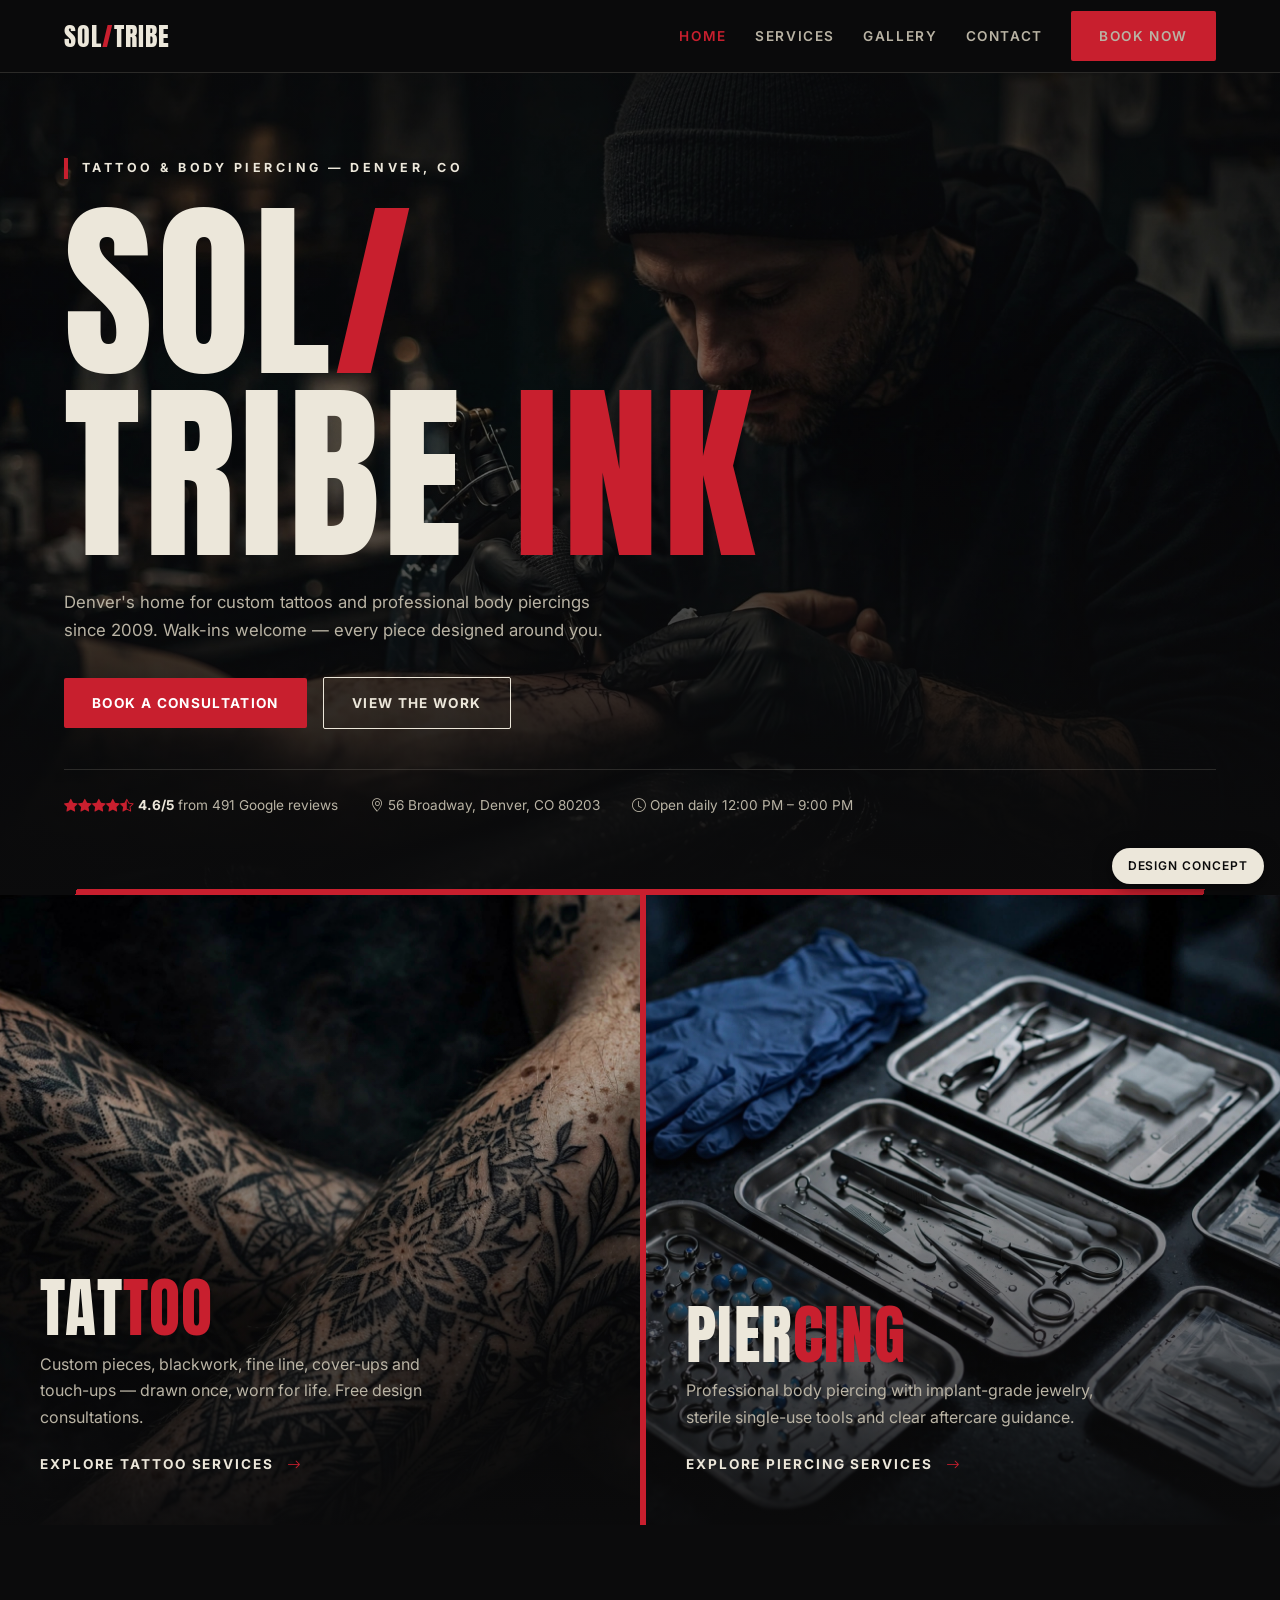
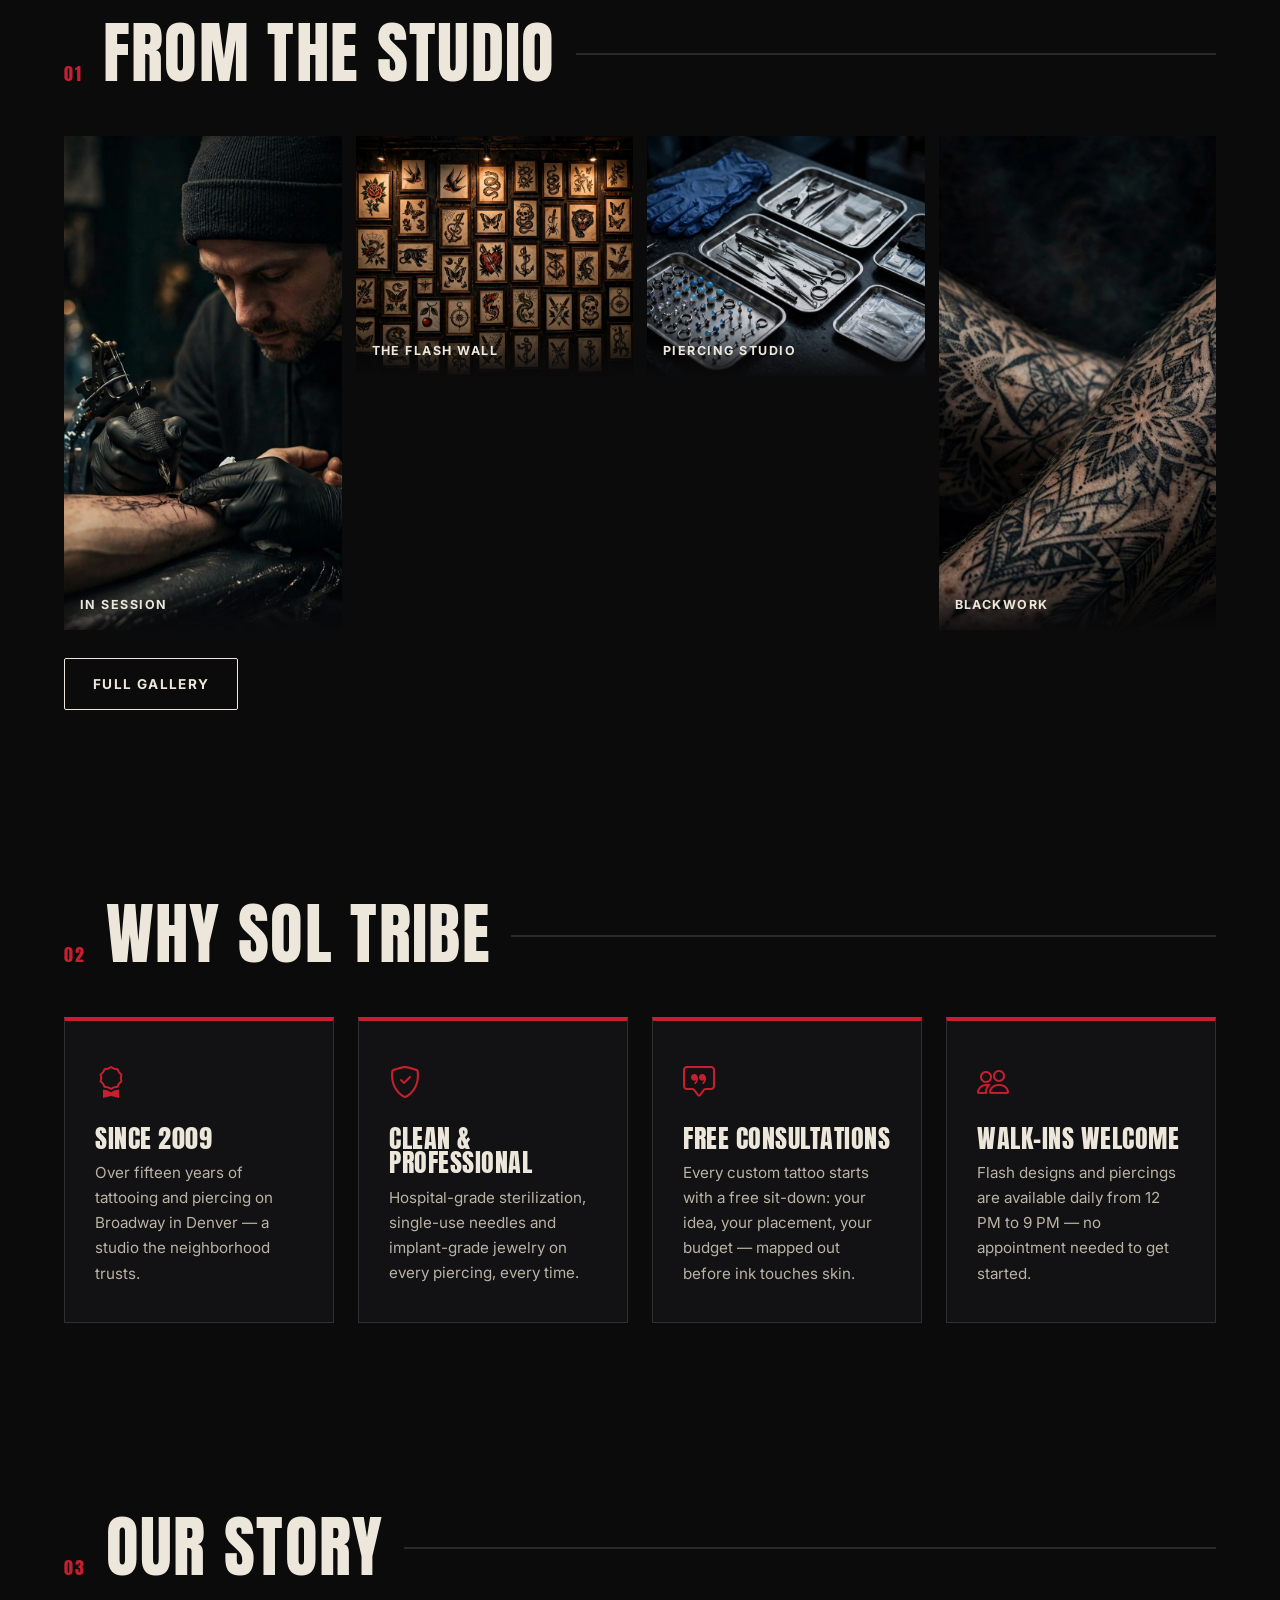
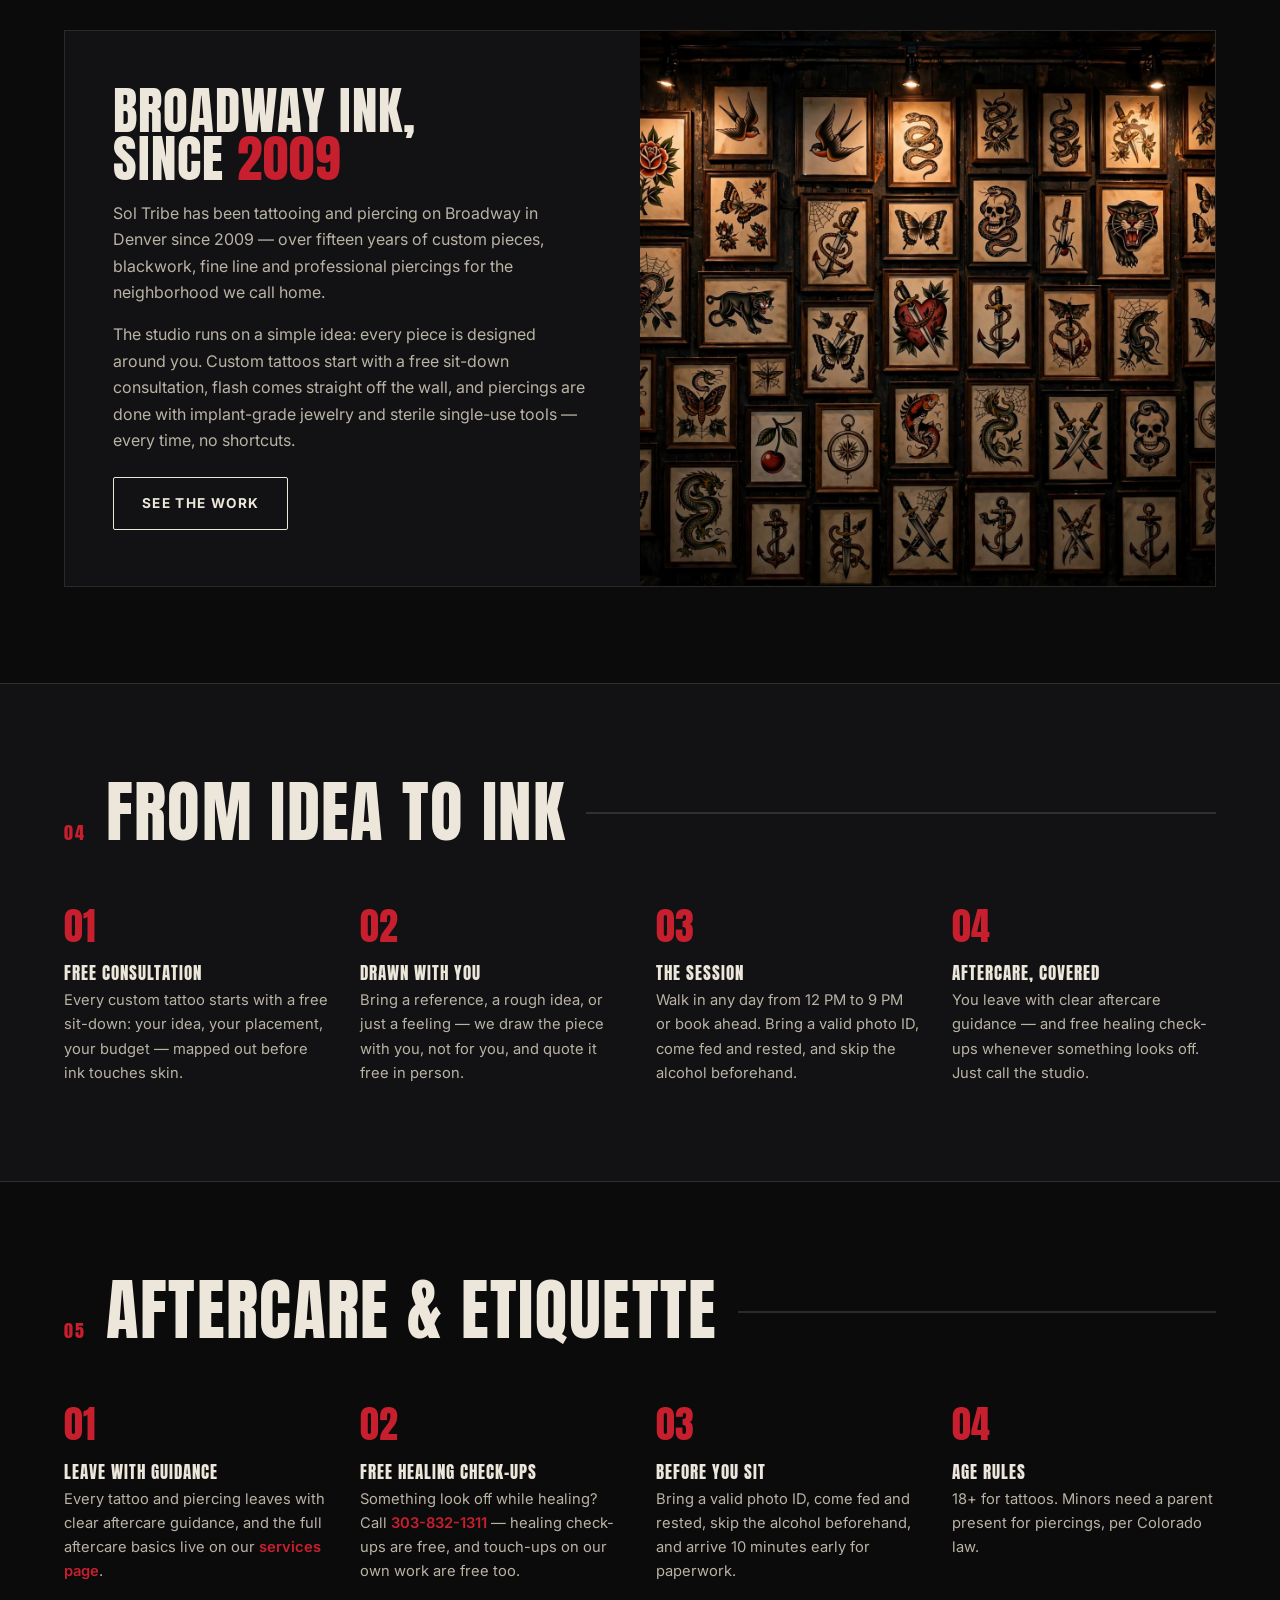
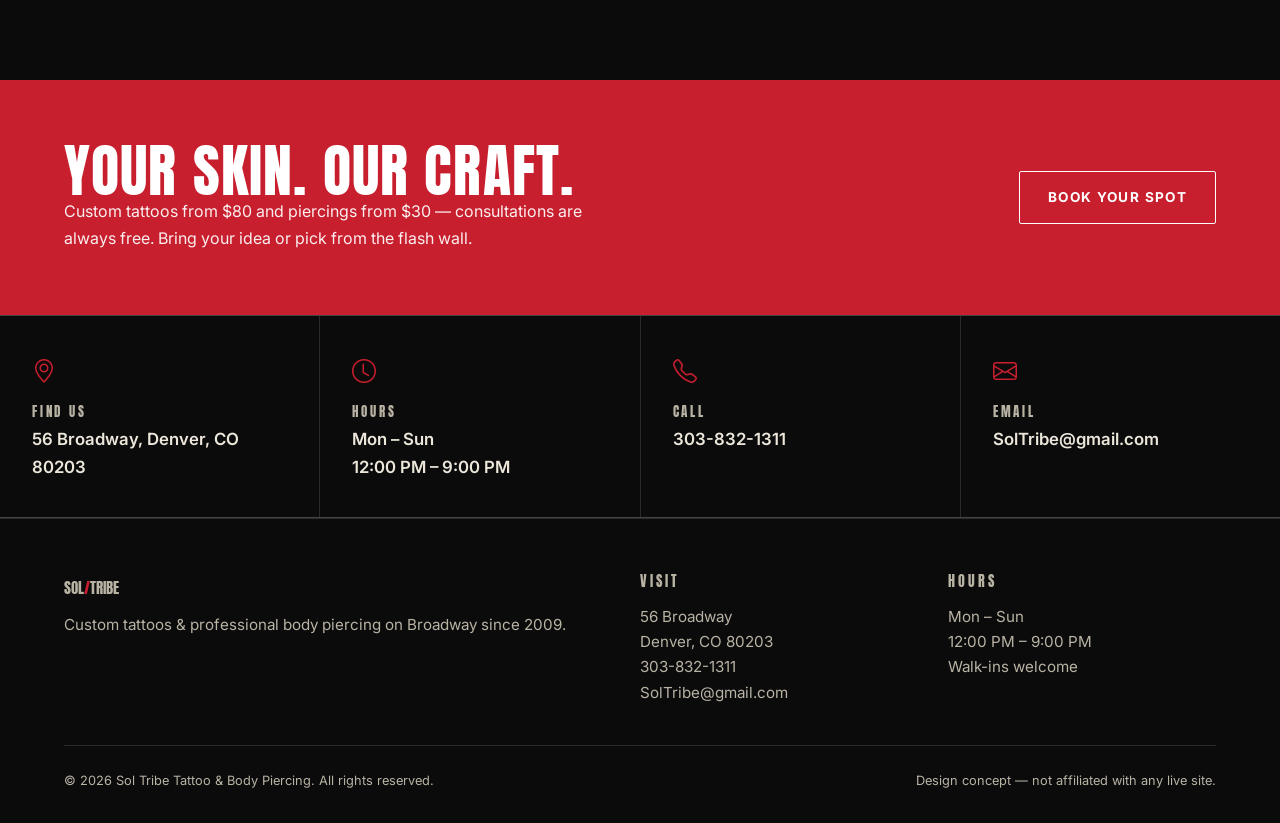
<file: index.html>
<!DOCTYPE html>
<html lang="en">
<head>
<meta charset="UTF-8">
<meta name="viewport" content="width=device-width, initial-scale=1.0">
<title>Sol Tribe Tattoo &amp; Body Piercing — Denver, CO</title>
<meta name="description" content="Sol Tribe Tattoo & Body Piercing, 56 Broadway, Denver, CO. Custom tattoos and professional body piercings since 2009. Open daily 12 PM – 9 PM.">
<link rel="preconnect" href="https://fonts.googleapis.com">
<link rel="preconnect" href="https://fonts.gstatic.com" crossorigin>
<link href="https://fonts.googleapis.com/css2?family=Anton&family=Inter:wght@400;500;600;700&display=swap" rel="stylesheet">
<link rel="stylesheet" href="https://cdn.jsdelivr.net/npm/bootstrap-icons@1.11.3/font/bootstrap-icons.min.css">
<link rel="stylesheet" href="styles.css">
</head>
<body>
<div class="badge">Design concept</div>

<header class="site-head">
  <div class="wrap">
    <a class="logo" href="index.html">Sol<span class="slash">/</span>Tribe</a>
    <nav class="mainnav" id="mainNav">
      <a href="index.html" class="active">Home</a>
      <a href="services.html">Services</a>
      <a href="gallery.html">Gallery</a>
      <a href="contact.html">Contact</a>
      <a class="btn" href="contact.html">Book Now</a>
    </nav>
    <button class="nav-toggle" id="navToggle" aria-label="Open menu" aria-expanded="false" aria-controls="mainNav"><i class="bi bi-list"></i></button>
  </div>
</header>

<section class="hero">
  <img class="hero-bg" src="images/hero.jpg" alt="Tattoo artist at work in a dark studio">
  <div class="shade"></div>
  <div class="wrap">
    <span class="kicker">Tattoo &amp; Body Piercing — Denver, CO</span>
    <h1>Sol<span class="slash">/</span><br>Tribe <span class="red">Ink</span></h1>
    <p class="hero-sub">Denver's home for custom tattoos and professional body piercings since 2009. Walk-ins welcome — every piece designed around you.</p>
    <a class="btn" href="contact.html">Book a Consultation</a>
    <a class="btn ghost" href="gallery.html" style="margin-left:12px">View the Work</a>
    <div class="hero-meta">
      <span><span class="stars" aria-label="4.6 out of 5 stars"><i class="bi bi-star-fill"></i><i class="bi bi-star-fill"></i><i class="bi bi-star-fill"></i><i class="bi bi-star-fill"></i><i class="bi bi-star-half"></i></span> <strong>4.6/5</strong> from 491 Google reviews</span>
      <span><i class="bi bi-geo-alt"></i> 56 Broadway, Denver, CO 80203</span>
      <span><i class="bi bi-clock"></i> Open daily 12:00 PM – 9:00 PM</span>
    </div>
  </div>
</section>

<hr class="slash-rule">

<section class="split">
  <a class="panel" href="services.html">
    <img src="images/arms.jpg" alt="Arms covered in blackwork tattoos">
    <div class="content">
      <h2>Tat<span class="red">too</span></h2>
      <p>Custom pieces, blackwork, fine line, cover-ups and touch-ups — drawn once, worn for life. Free design consultations.</p>
      <span class="goto">Explore tattoo services <i class="bi bi-arrow-right"></i></span>
    </div>
  </a>
  <a class="panel" href="services.html">
    <img src="images/piercing.jpg" alt="Sterile piercing studio detail">
    <div class="content">
      <h2>Pier<span class="red">cing</span></h2>
      <p>Professional body piercing with implant-grade jewelry, sterile single-use tools and clear aftercare guidance.</p>
      <span class="goto">Explore piercing services <i class="bi bi-arrow-right"></i></span>
    </div>
  </a>
</section>

<section class="sec">
  <div class="wrap">
    <div class="sec-head reveal">
      <span class="num">01</span><h2>From the studio</h2><span class="tail"></span>
    </div>
    <div class="gallery-grid">
      <figure class="tile tall reveal"><img src="images/hero.jpg" alt="Tattoo artist at work"><figcaption>In session</figcaption></figure>
      <figure class="tile reveal"><img src="images/flash-wall.jpg" alt="Wall of tattoo flash art"><figcaption>The flash wall</figcaption></figure>
      <figure class="tile reveal"><img src="images/piercing.jpg" alt="Piercing studio detail"><figcaption>Piercing studio</figcaption></figure>
      <figure class="tile tall reveal"><img src="images/arms.jpg" alt="Blackwork tattooed arms"><figcaption>Blackwork</figcaption></figure>
    </div>
    <p style="margin-top:28px"><a class="btn ghost" href="gallery.html">Full Gallery</a></p>
  </div>
</section>

<section class="sec">
  <div class="wrap">
    <div class="sec-head reveal">
      <span class="num">02</span><h2>Why Sol Tribe</h2><span class="tail"></span>
    </div>
    <div class="cards">
      <div class="card reveal">
        <i class="bi bi-award"></i>
        <h3>Since 2009</h3>
        <p>Over fifteen years of tattooing and piercing on Broadway in Denver — a studio the neighborhood trusts.</p>
      </div>
      <div class="card reveal">
        <i class="bi bi-shield-check"></i>
        <h3>Clean &amp; Professional</h3>
        <p>Hospital-grade sterilization, single-use needles and implant-grade jewelry on every piercing, every time.</p>
      </div>
      <div class="card reveal">
        <i class="bi bi-chat-square-quote"></i>
        <h3>Free Consultations</h3>
        <p>Every custom tattoo starts with a free sit-down: your idea, your placement, your budget — mapped out before ink touches skin.</p>
      </div>
      <div class="card reveal">
        <i class="bi bi-people"></i>
        <h3>Walk-ins Welcome</h3>
        <p>Flash designs and piercings are available daily from 12 PM to 9 PM — no appointment needed to get started.</p>
      </div>
    </div>
  </div>
</section>


<section class="sec">
  <div class="wrap">
    <div class="sec-head reveal">
      <span class="num">03</span><h2>Our story</h2><span class="tail"></span>
    </div>
    <div class="story-grid reveal">
      <div class="tx">
        <h2>Broadway ink,<br>since <span class="red">2009</span></h2>
        <p>Sol Tribe has been tattooing and piercing on Broadway in Denver since 2009 &mdash; over fifteen years of custom pieces, blackwork, fine line and professional piercings for the neighborhood we call home.</p>
        <p>The studio runs on a simple idea: every piece is designed around you. Custom tattoos start with a free sit-down consultation, flash comes straight off the wall, and piercings are done with implant-grade jewelry and sterile single-use tools &mdash; every time, no shortcuts.</p>
        <a class="btn ghost" href="gallery.html">See the work</a>
      </div>
      <div class="ph"><img src="images/flash-wall.jpg" alt="The flash wall inside Sol Tribe Tattoo on Broadway, Denver"></div>
    </div>
  </div>
</section>

<section class="sec process-sec">
  <div class="wrap">
    <div class="sec-head reveal">
      <span class="num">04</span><h2>From idea to ink</h2><span class="tail"></span>
    </div>
    <div class="ac-grid reveal">
      <div class="ac-item"><span class="n">01</span><h3>Free consultation</h3><p>Every custom tattoo starts with a free sit-down: your idea, your placement, your budget &mdash; mapped out before ink touches skin.</p></div>
      <div class="ac-item"><span class="n">02</span><h3>Drawn with you</h3><p>Bring a reference, a rough idea, or just a feeling &mdash; we draw the piece with you, not for you, and quote it free in person.</p></div>
      <div class="ac-item"><span class="n">03</span><h3>The session</h3><p>Walk in any day from 12 PM to 9 PM or book ahead. Bring a valid photo ID, come fed and rested, and skip the alcohol beforehand.</p></div>
      <div class="ac-item"><span class="n">04</span><h3>Aftercare, covered</h3><p>You leave with clear aftercare guidance &mdash; and free healing check-ups whenever something looks off. Just call the studio.</p></div>
    </div>
  </div>
</section>

<section class="sec">
  <div class="wrap">
    <div class="sec-head reveal">
      <span class="num">05</span><h2>Aftercare &amp; etiquette</h2><span class="tail"></span>
    </div>
    <div class="aftercare reveal" style="padding:0;border:none;background:transparent">
      <div class="ac-grid">
        <div class="ac-item"><span class="n">01</span><h3>Leave with guidance</h3><p>Every tattoo and piercing leaves with clear aftercare guidance, and the full aftercare basics live on our <a href="services.html" style="color:var(--red);font-weight:600">services page</a>.</p></div>
        <div class="ac-item"><span class="n">02</span><h3>Free healing check-ups</h3><p>Something look off while healing? Call <a href="tel:+13038321311" style="color:var(--red);font-weight:600">303-832-1311</a> — healing check-ups are free, and touch-ups on our own work are free too.</p></div>
        <div class="ac-item"><span class="n">03</span><h3>Before you sit</h3><p>Bring a valid photo ID, come fed and rested, skip the alcohol beforehand, and arrive 10 minutes early for paperwork.</p></div>
        <div class="ac-item"><span class="n">04</span><h3>Age rules</h3><p>18+ for tattoos. Minors need a parent present for piercings, per Colorado law.</p></div>
      </div>
    </div>
  </div>
</section>

<section class="band">
  <div class="wrap">
    <div class="reveal">
      <h2>Your skin. Our craft.</h2>
      <p>Custom tattoos from $80 and piercings from $30 — consultations are always free. Bring your idea or pick from the flash wall.</p>
    </div>
    <div class="reveal">
      <a class="btn ghost" href="contact.html">Book Your Spot</a>
    </div>
  </div>
</section>


<div class="info-strip">
  <div class="info-cell"><i class="bi bi-geo-alt"></i><h3>Find Us</h3><p>56 Broadway, Denver, CO 80203</p></div>
  <div class="info-cell"><i class="bi bi-clock"></i><h3>Hours</h3><p>Mon – Sun<br>12:00 PM – 9:00 PM</p></div>
  <div class="info-cell"><i class="bi bi-telephone"></i><h3>Call</h3><p><a href="tel:+13038321311">303-832-1311</a></p></div>
  <div class="info-cell"><i class="bi bi-envelope"></i><h3>Email</h3><p><a href="mailto:SolTribe@gmail.com">SolTribe@gmail.com</a></p></div>
</div>

<footer>
  <div class="wrap">
    <div class="foot-grid">
      <div>
        <p class="foot-logo">Sol<span class="slash">/</span>Tribe</p>
        <p style="margin-top:12px">Custom tattoos &amp; professional body piercing on Broadway since 2009.</p>
      </div>
      <div>
        <h3>Visit</h3>
        <p>56 Broadway<br>Denver, CO 80203<br><a href="tel:+13038321311">303-832-1311</a><br><a href="mailto:SolTribe@gmail.com">SolTribe@gmail.com</a></p>
      </div>
      <div>
        <h3>Hours</h3>
        <p>Mon – Sun<br>12:00 PM – 9:00 PM<br>Walk-ins welcome</p>
      </div>
    </div>
    <div class="copy">
      <span>© 2026 Sol Tribe Tattoo &amp; Body Piercing. All rights reserved.</span>
      <span>Design concept — not affiliated with any live site.</span>
    </div>
  </div>
</footer>

<script src="menu.js"></script>
</body>
</html>
</file>
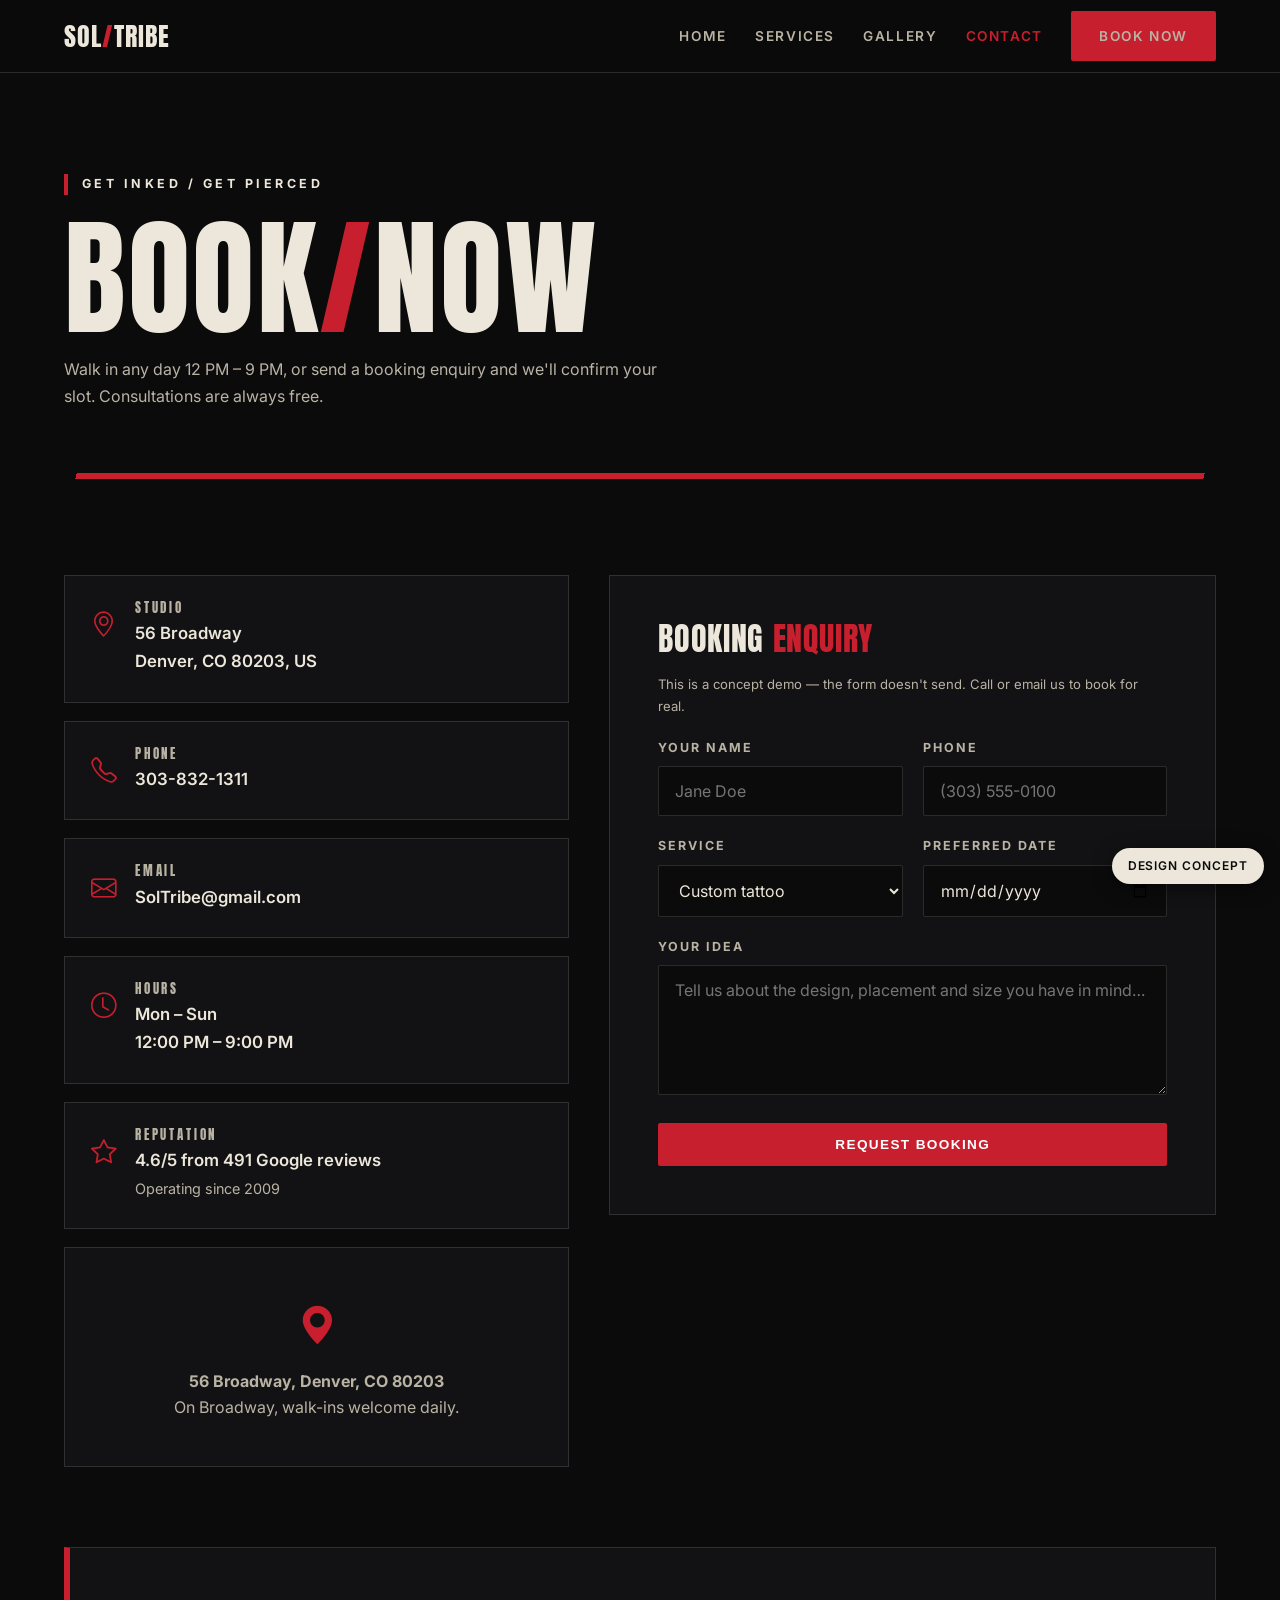
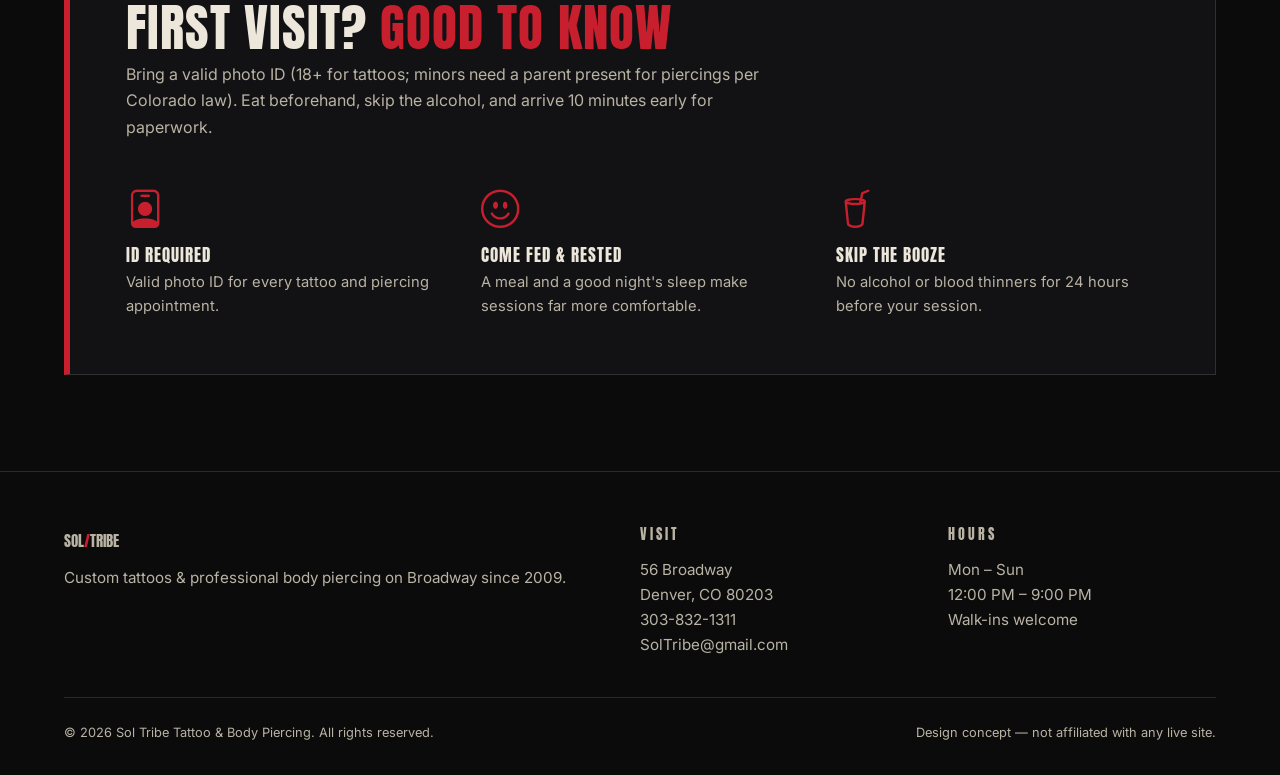
<file: contact.html>
<!DOCTYPE html>
<html lang="en">
<head>
<meta charset="UTF-8">
<meta name="viewport" content="width=device-width, initial-scale=1.0">
<title>Contact &amp; Booking — Sol Tribe Tattoo &amp; Body Piercing, Denver CO</title>
<meta name="description" content="Book a tattoo consultation or piercing at Sol Tribe, 56 Broadway Denver CO. Open daily 12 PM – 9 PM. Call 303-832-1311 or send a booking enquiry.">
<link rel="preconnect" href="https://fonts.googleapis.com">
<link rel="preconnect" href="https://fonts.gstatic.com" crossorigin>
<link href="https://fonts.googleapis.com/css2?family=Anton&family=Inter:wght@400;500;600;700&display=swap" rel="stylesheet">
<link rel="stylesheet" href="https://cdn.jsdelivr.net/npm/bootstrap-icons@1.11.3/font/bootstrap-icons.min.css">
<link rel="stylesheet" href="styles.css">
<style>
.page-hero{padding:96px 0 64px}
.page-hero h1{font-size:clamp(3.5rem,10vw,8rem)}
.page-hero h1 .red{color:var(--red)}
.page-hero p{color:var(--bone-dim);max-width:620px;margin-top:18px}
.contact-grid{display:grid;grid-template-columns:1fr 1.2fr;gap:40px;margin-bottom:80px}
.c-cards{display:grid;gap:18px}
.c-card{display:flex;gap:18px;align-items:flex-start;background:var(--ink2);border:1px solid var(--line);padding:26px}
.c-card i{font-size:1.6rem;color:var(--red);margin-top:2px}
.c-card h3{font-size:.8rem;letter-spacing:.22em;text-transform:uppercase;color:var(--bone-dim);margin-bottom:6px}
.c-card p{font-weight:600;font-size:1.05rem}
.c-card a:hover{color:var(--red)}
.map-dummy{margin-top:18px;background:var(--ink2);border:1px solid var(--line);min-height:220px;display:flex;
  flex-direction:column;justify-content:center;align-items:center;gap:10px;color:var(--bone-dim);text-align:center;padding:24px}
.map-dummy i{font-size:2.4rem;color:var(--red)}
@media(max-width:900px){.contact-grid{grid-template-columns:1fr}}
</style>
</head>
<body>
<div class="badge">Design concept</div>

<header class="site-head">
  <div class="wrap">
    <a class="logo" href="index.html">Sol<span class="slash">/</span>Tribe</a>
    <nav class="mainnav" id="mainNav">
      <a href="index.html">Home</a>
      <a href="services.html">Services</a>
      <a href="gallery.html">Gallery</a>
      <a href="contact.html" class="active">Contact</a>
      <a class="btn" href="contact.html">Book Now</a>
    </nav>
    <button class="nav-toggle" id="navToggle" aria-label="Open menu" aria-expanded="false" aria-controls="mainNav"><i class="bi bi-list"></i></button>
  </div>
</header>

<section class="page-hero">
  <div class="wrap">
    <span class="kicker">Get inked / Get pierced</span>
    <h1>Book<span class="red">/</span>Now</h1>
    <p>Walk in any day 12 PM – 9 PM, or send a booking enquiry and we'll confirm your slot. Consultations are always free.</p>
  </div>
</section>

<hr class="slash-rule">

<section class="sec">
  <div class="wrap">
    <div class="contact-grid">
      <div class="reveal">
        <div class="c-cards">
          <div class="c-card">
            <i class="bi bi-geo-alt"></i>
            <div><h3>Studio</h3><p>56 Broadway<br>Denver, CO 80203, US</p></div>
          </div>
          <div class="c-card">
            <i class="bi bi-telephone"></i>
            <div><h3>Phone</h3><p><a href="tel:+13038321311">303-832-1311</a></p></div>
          </div>
          <div class="c-card">
            <i class="bi bi-envelope"></i>
            <div><h3>Email</h3><p><a href="mailto:SolTribe@gmail.com">SolTribe@gmail.com</a></p></div>
          </div>
          <div class="c-card">
            <i class="bi bi-clock"></i>
            <div><h3>Hours</h3><p>Mon – Sun<br>12:00 PM – 9:00 PM</p></div>
          </div>
          <div class="c-card">
            <i class="bi bi-star"></i>
            <div><h3>Reputation</h3><p>4.6/5 from 491 Google reviews<br><span style="font-weight:400;color:var(--bone-dim);font-size:.9rem">Operating since 2009</span></p></div>
          </div>
        </div>
        <div class="map-dummy">
          <i class="bi bi-geo-alt-fill"></i>
          <p><strong>56 Broadway, Denver, CO 80203</strong><br>On Broadway, walk-ins welcome daily.</p>
        </div>
      </div>
      <div class="reveal">
        <form class="book-form" action="#" method="post" onsubmit="return false;">
          <h2 style="font-size:2rem">Booking <span style="color:var(--red)">Enquiry</span></h2>
          <p class="note">This is a concept demo — the form doesn't send. Call or email us to book for real.</p>
          <div class="form-row">
            <div class="field"><label for="name">Your name</label><input id="name" type="text" placeholder="Jane Doe"></div>
            <div class="field"><label for="phone">Phone</label><input id="phone" type="tel" placeholder="(303) 555-0100"></div>
          </div>
          <div class="form-row">
            <div class="field"><label for="service">Service</label>
              <select id="service">
                <option>Custom tattoo</option>
                <option>Flash tattoo</option>
                <option>Cover-up</option>
                <option>Body piercing</option>
                <option>Jewelry change</option>
                <option>Free consultation</option>
              </select>
            </div>
            <div class="field"><label for="date">Preferred date</label><input id="date" type="date"></div>
          </div>
          <div class="field"><label for="idea">Your idea</label><textarea id="idea" rows="5" placeholder="Tell us about the design, placement and size you have in mind…"></textarea></div>
          <button class="btn" type="submit">Request Booking</button>
        </form>
      </div>
    </div>

    <div class="aftercare reveal">
      <h2>First visit? <span style="color:var(--red)">Good to know</span></h2>
      <p>Bring a valid photo ID (18+ for tattoos; minors need a parent present for piercings per Colorado law). Eat beforehand, skip the alcohol, and arrive 10 minutes early for paperwork.</p>
      <div class="ac-grid">
        <div class="ac-item"><span class="n"><i class="bi bi-person-badge"></i></span><h3>ID required</h3><p>Valid photo ID for every tattoo and piercing appointment.</p></div>
        <div class="ac-item"><span class="n"><i class="bi bi-emoji-smile"></i></span><h3>Come fed &amp; rested</h3><p>A meal and a good night's sleep make sessions far more comfortable.</p></div>
        <div class="ac-item"><span class="n"><i class="bi bi-cup-straw"></i></span><h3>Skip the booze</h3><p>No alcohol or blood thinners for 24 hours before your session.</p></div>
      </div>
    </div>
  </div>
</section>

<footer>
  <div class="wrap">
    <div class="foot-grid">
      <div>
        <p class="foot-logo">Sol<span class="slash">/</span>Tribe</p>
        <p style="margin-top:12px">Custom tattoos &amp; professional body piercing on Broadway since 2009.</p>
      </div>
      <div>
        <h3>Visit</h3>
        <p>56 Broadway<br>Denver, CO 80203<br><a href="tel:+13038321311">303-832-1311</a><br><a href="mailto:SolTribe@gmail.com">SolTribe@gmail.com</a></p>
      </div>
      <div>
        <h3>Hours</h3>
        <p>Mon – Sun<br>12:00 PM – 9:00 PM<br>Walk-ins welcome</p>
      </div>
    </div>
    <div class="copy">
      <span>© 2026 Sol Tribe Tattoo &amp; Body Piercing. All rights reserved.</span>
      <span>Design concept — not affiliated with any live site.</span>
    </div>
  </div>
</footer>

<script src="menu.js"></script>
</body>
</html>
</file>
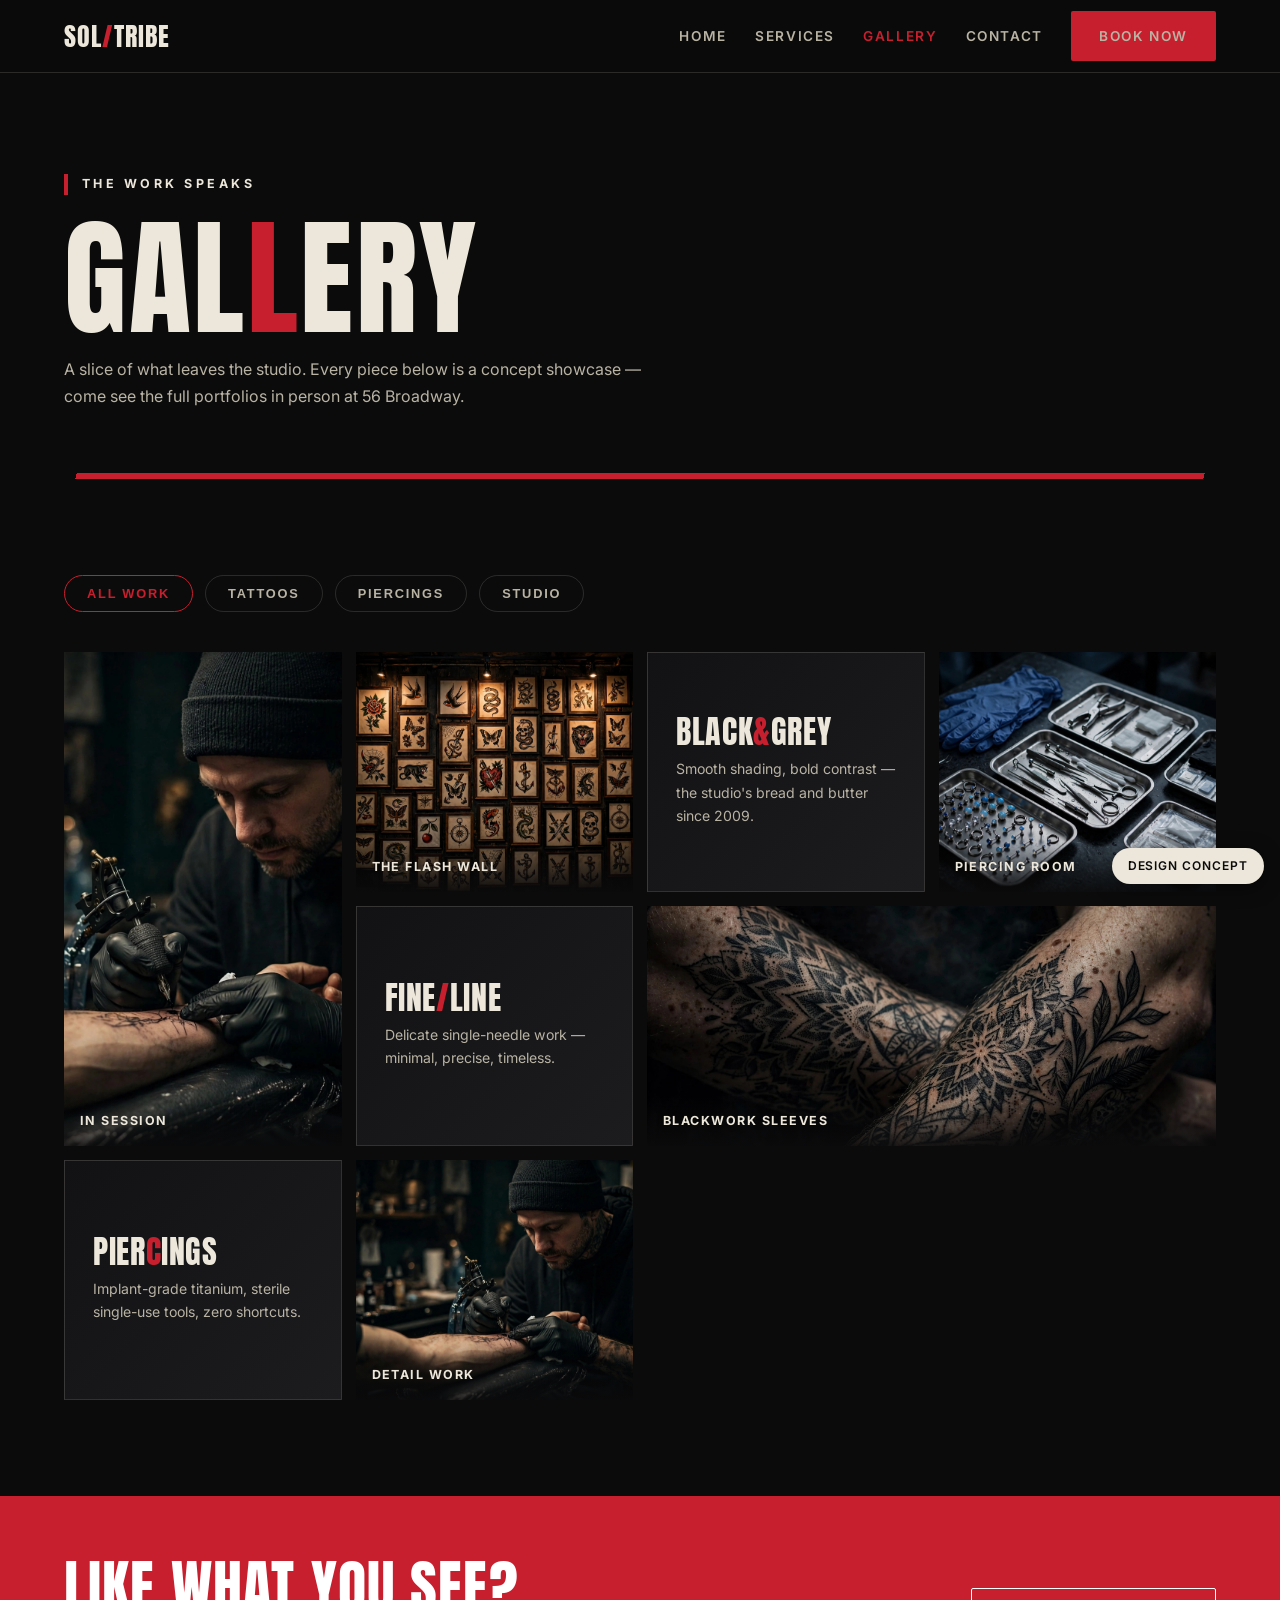
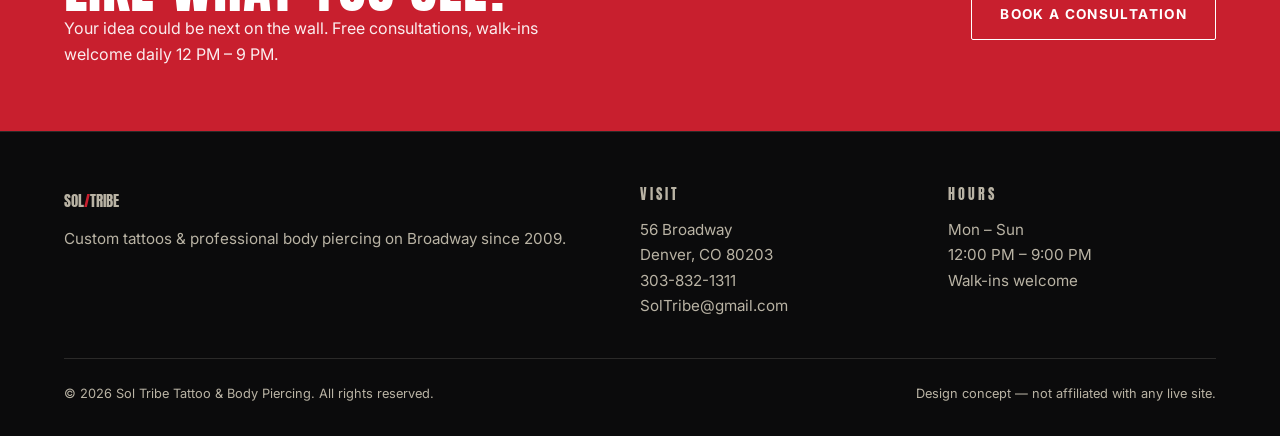
<file: gallery.html>
<!DOCTYPE html>
<html lang="en">
<head>
<meta charset="UTF-8">
<meta name="viewport" content="width=device-width, initial-scale=1.0">
<title>Gallery — Sol Tribe Tattoo &amp; Body Piercing, Denver CO</title>
<meta name="description" content="Portfolio gallery of Sol Tribe Tattoo & Body Piercing, 56 Broadway Denver CO — custom tattoos, blackwork, fine line and piercing studio.">
<link rel="preconnect" href="https://fonts.googleapis.com">
<link rel="preconnect" href="https://fonts.gstatic.com" crossorigin>
<link href="https://fonts.googleapis.com/css2?family=Anton&family=Inter:wght@400;500;600;700&display=swap" rel="stylesheet">
<link rel="stylesheet" href="https://cdn.jsdelivr.net/npm/bootstrap-icons@1.11.3/font/bootstrap-icons.min.css">
<link rel="stylesheet" href="styles.css">
<style>
.page-hero{padding:96px 0 64px}
.page-hero h1{font-size:clamp(3.5rem,10vw,8rem)}
.page-hero h1 .red{color:var(--red)}
.page-hero p{color:var(--bone-dim);max-width:620px;margin-top:18px}
.filters{display:flex;flex-wrap:wrap;gap:12px;margin-bottom:40px}
.filter{font-size:.8rem;font-weight:700;letter-spacing:.14em;text-transform:uppercase;padding:10px 22px;
  border:1px solid var(--line);border-radius:999px;color:var(--bone-dim);background:transparent;cursor:pointer}
.filter.active,.filter:hover{border-color:var(--red);color:var(--red)}
</style>
</head>
<body>
<div class="badge">Design concept</div>

<header class="site-head">
  <div class="wrap">
    <a class="logo" href="index.html">Sol<span class="slash">/</span>Tribe</a>
    <nav class="mainnav" id="mainNav">
      <a href="index.html">Home</a>
      <a href="services.html">Services</a>
      <a href="gallery.html" class="active">Gallery</a>
      <a href="contact.html">Contact</a>
      <a class="btn" href="contact.html">Book Now</a>
    </nav>
    <button class="nav-toggle" id="navToggle" aria-label="Open menu" aria-expanded="false" aria-controls="mainNav"><i class="bi bi-list"></i></button>
  </div>
</header>

<section class="page-hero">
  <div class="wrap">
    <span class="kicker">The work speaks</span>
    <h1>Gal<span class="red">l</span>ery</h1>
    <p>A slice of what leaves the studio. Every piece below is a concept showcase — come see the full portfolios in person at 56 Broadway.</p>
  </div>
</section>

<hr class="slash-rule">

<section class="sec">
  <div class="wrap">
    <div class="filters reveal">
      <button class="filter active">All work</button>
      <button class="filter">Tattoos</button>
      <button class="filter">Piercings</button>
      <button class="filter">Studio</button>
    </div>
    <div class="gallery-grid">
      <figure class="tile tall reveal"><img src="images/hero.jpg" alt="Tattoo artist at work in the studio"><figcaption>In session</figcaption></figure>
      <figure class="tile reveal"><img src="images/flash-wall.jpg" alt="Wall of tattoo flash art"><figcaption>The flash wall</figcaption></figure>
      <figure class="tile type-tile reveal">
        <span class="display">Black<span class="red">&amp;</span>Grey</span>
        <p>Smooth shading, bold contrast — the studio's bread and butter since 2009.</p>
      </figure>
      <figure class="tile reveal"><img src="images/piercing.jpg" alt="Piercing studio detail"><figcaption>Piercing room</figcaption></figure>
      <figure class="tile type-tile reveal">
        <span class="display">Fine<span class="red">/</span>Line</span>
        <p>Delicate single-needle work — minimal, precise, timeless.</p>
      </figure>
      <figure class="tile wide reveal"><img src="images/arms.jpg" alt="Blackwork tattooed arms"><figcaption>Blackwork sleeves</figcaption></figure>
      <figure class="tile type-tile reveal">
        <span class="display">Pier<span class="red">c</span>ings</span>
        <p>Implant-grade titanium, sterile single-use tools, zero shortcuts.</p>
      </figure>
      <figure class="tile reveal"><img src="images/hero.jpg" alt="Close detail of tattoo session" style="object-position:20% 30%"><figcaption>Detail work</figcaption></figure>
    </div>
  </div>
</section>

<section class="band">
  <div class="wrap">
    <div class="reveal">
      <h2>Like what you see?</h2>
      <p>Your idea could be next on the wall. Free consultations, walk-ins welcome daily 12 PM – 9 PM.</p>
    </div>
    <div class="reveal">
      <a class="btn ghost" href="contact.html">Book a Consultation</a>
    </div>
  </div>
</section>

<footer>
  <div class="wrap">
    <div class="foot-grid">
      <div>
        <p class="foot-logo">Sol<span class="slash">/</span>Tribe</p>
        <p style="margin-top:12px">Custom tattoos &amp; professional body piercing on Broadway since 2009.</p>
      </div>
      <div>
        <h3>Visit</h3>
        <p>56 Broadway<br>Denver, CO 80203<br><a href="tel:+13038321311">303-832-1311</a><br><a href="mailto:SolTribe@gmail.com">SolTribe@gmail.com</a></p>
      </div>
      <div>
        <h3>Hours</h3>
        <p>Mon – Sun<br>12:00 PM – 9:00 PM<br>Walk-ins welcome</p>
      </div>
    </div>
    <div class="copy">
      <span>© 2026 Sol Tribe Tattoo &amp; Body Piercing. All rights reserved.</span>
      <span>Design concept — not affiliated with any live site.</span>
    </div>
  </div>
</footer>

<script src="menu.js"></script>
</body>
</html>
</file>
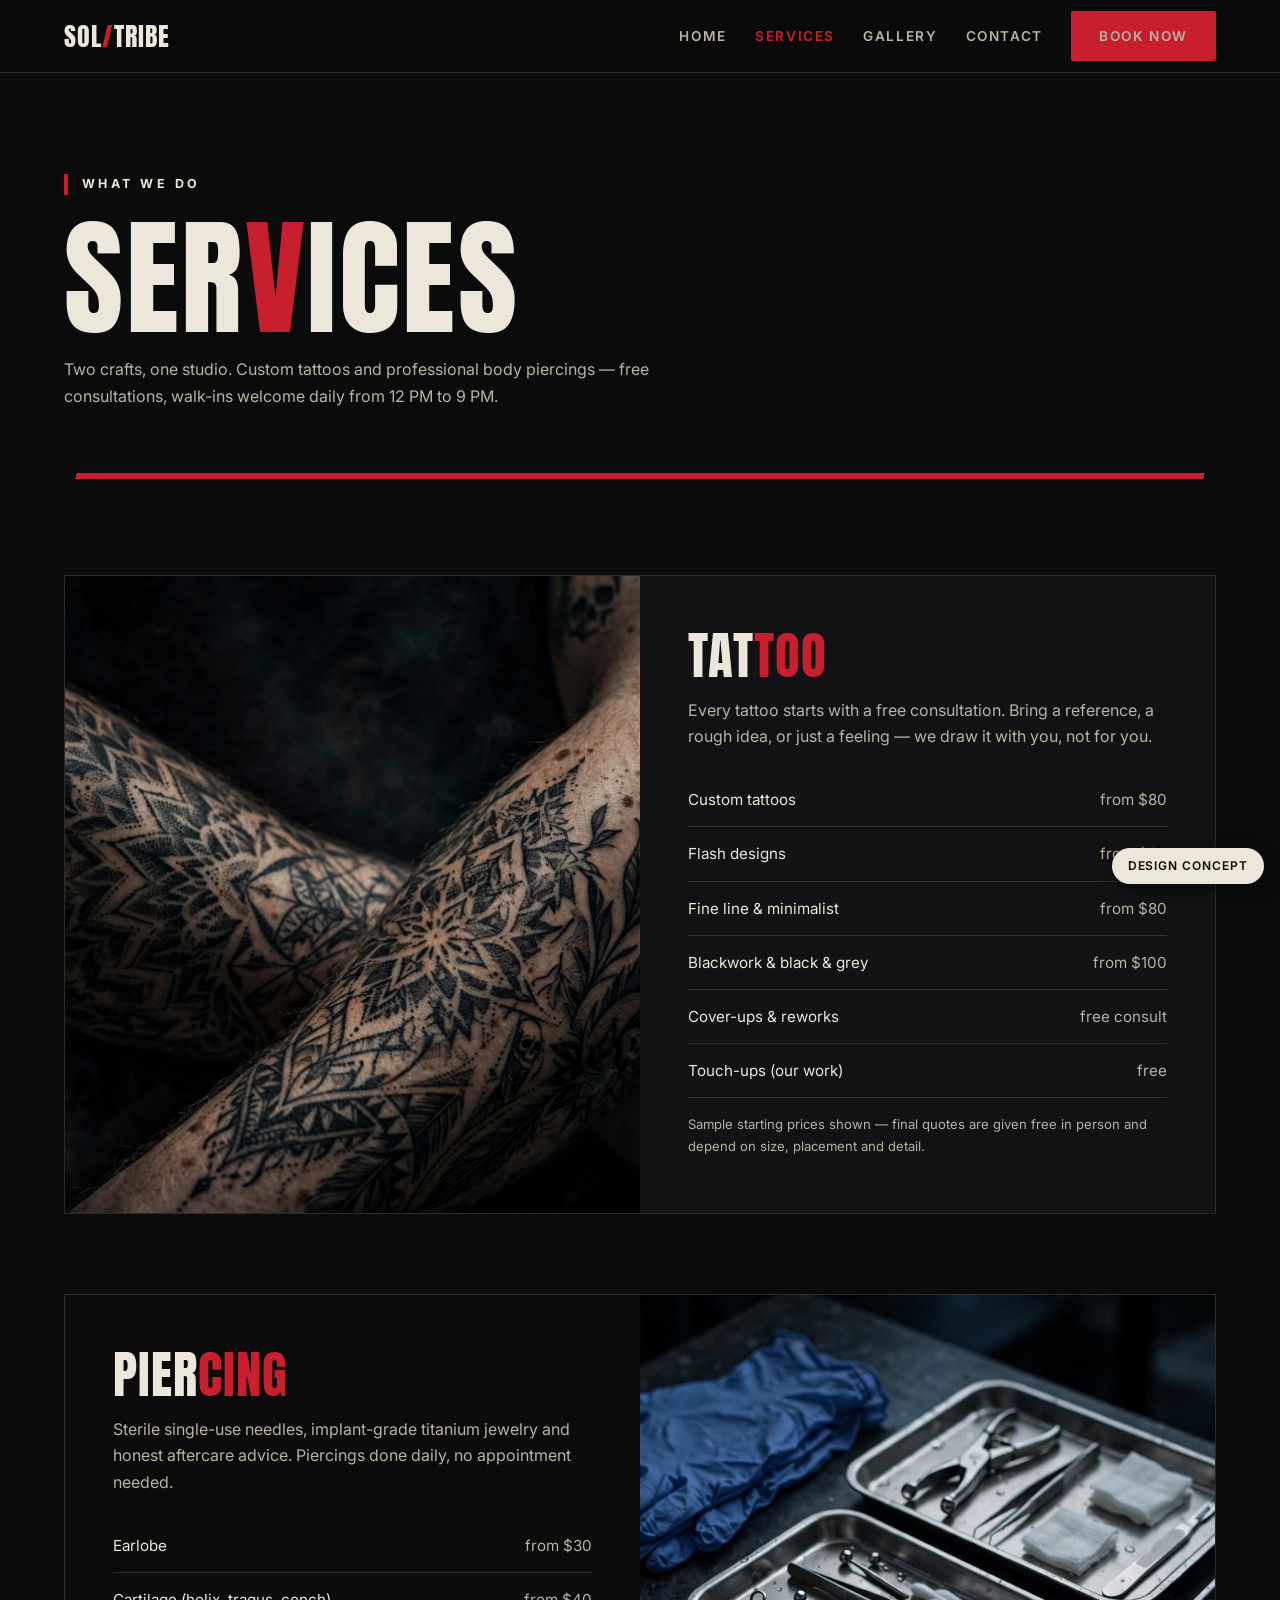
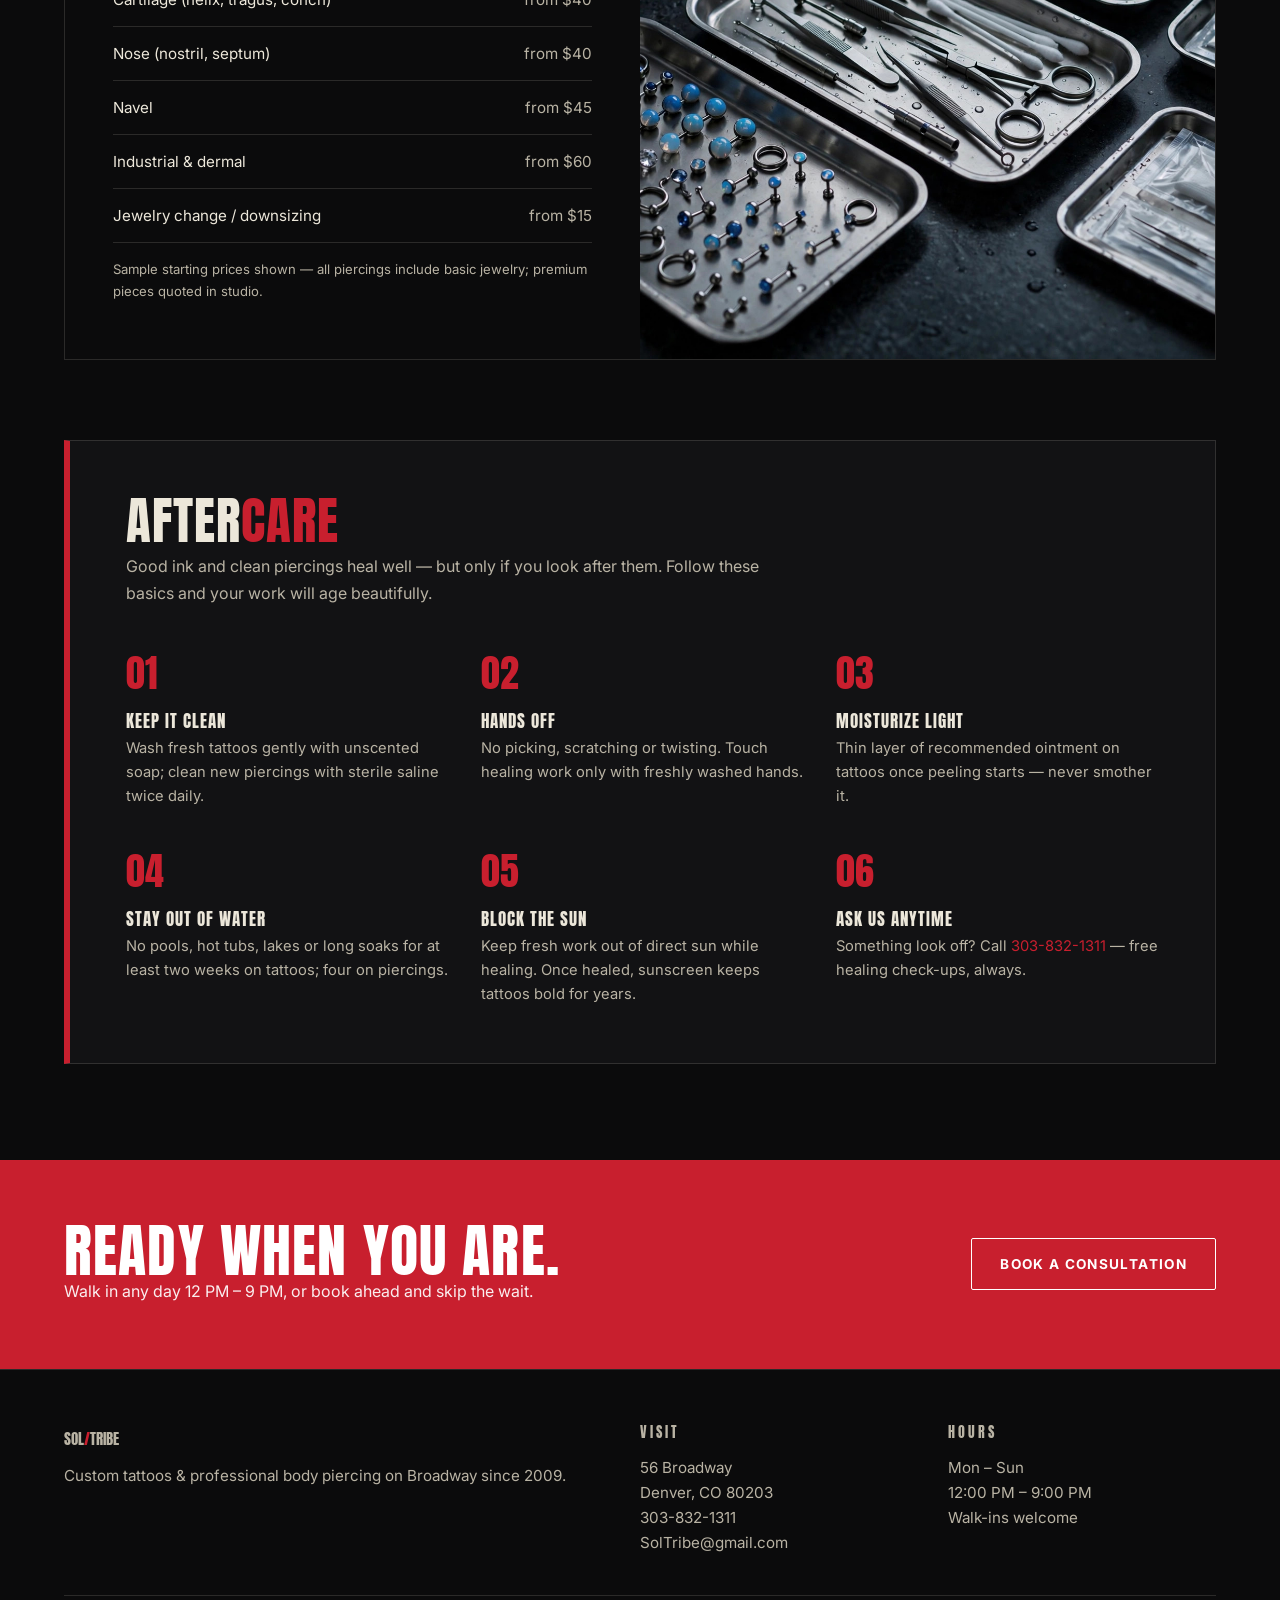
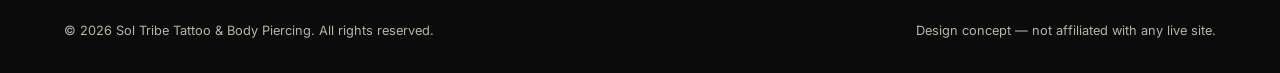
<file: services.html>
<!DOCTYPE html>
<html lang="en">
<head>
<meta charset="UTF-8">
<meta name="viewport" content="width=device-width, initial-scale=1.0">
<title>Services — Sol Tribe Tattoo &amp; Body Piercing, Denver CO</title>
<meta name="description" content="Tattoo and body piercing services at Sol Tribe, 56 Broadway Denver CO. Custom tattoos, cover-ups, fine line, piercings, jewelry and aftercare.">
<link rel="preconnect" href="https://fonts.googleapis.com">
<link rel="preconnect" href="https://fonts.gstatic.com" crossorigin>
<link href="https://fonts.googleapis.com/css2?family=Anton&family=Inter:wght@400;500;600;700&display=swap" rel="stylesheet">
<link rel="stylesheet" href="https://cdn.jsdelivr.net/npm/bootstrap-icons@1.11.3/font/bootstrap-icons.min.css">
<link rel="stylesheet" href="styles.css">
<style>
.page-hero{padding:96px 0 64px;position:relative;overflow:hidden}
.page-hero h1{font-size:clamp(3.5rem,10vw,8rem)}
.page-hero h1 .red{color:var(--red)}
.page-hero p{color:var(--bone-dim);max-width:620px;margin-top:18px}
.side{display:grid;grid-template-columns:1fr 1fr;gap:0;border:1px solid var(--line);margin-bottom:80px}
.side .ph{min-height:380px;overflow:hidden}
.side .ph img{width:100%;height:100%;object-fit:cover}
.side .tx{padding:56px 48px;background:var(--ink2)}
.side .tx.rev{background:var(--ink)}
.side .tx h2{font-size:clamp(2rem,4.5vw,3.2rem);margin-bottom:16px}
.side .tx h2 .red{color:var(--red)}
.side .tx ul{list-style:none;margin-top:24px}
.side .tx li{padding:14px 0;border-bottom:1px solid var(--line);display:flex;justify-content:space-between;gap:16px;font-size:.95rem}
.side .tx li span:last-child{color:var(--bone-dim);white-space:nowrap}
@media(max-width:900px){.side{grid-template-columns:1fr}}
</style>
</head>
<body>
<div class="badge">Design concept</div>

<header class="site-head">
  <div class="wrap">
    <a class="logo" href="index.html">Sol<span class="slash">/</span>Tribe</a>
    <nav class="mainnav" id="mainNav">
      <a href="index.html">Home</a>
      <a href="services.html" class="active">Services</a>
      <a href="gallery.html">Gallery</a>
      <a href="contact.html">Contact</a>
      <a class="btn" href="contact.html">Book Now</a>
    </nav>
    <button class="nav-toggle" id="navToggle" aria-label="Open menu" aria-expanded="false" aria-controls="mainNav"><i class="bi bi-list"></i></button>
  </div>
</header>

<section class="page-hero">
  <div class="wrap">
    <span class="kicker">What we do</span>
    <h1>Ser<span class="red">v</span>ices</h1>
    <p>Two crafts, one studio. Custom tattoos and professional body piercings — free consultations, walk-ins welcome daily from 12 PM to 9 PM.</p>
  </div>
</section>

<hr class="slash-rule">

<section class="sec">
  <div class="wrap">

    <div class="side reveal">
      <div class="ph"><img src="images/arms.jpg" alt="Blackwork tattoos"></div>
      <div class="tx">
        <h2>Tat<span class="red">too</span></h2>
        <p style="color:var(--bone-dim)">Every tattoo starts with a free consultation. Bring a reference, a rough idea, or just a feeling — we draw it with you, not for you.</p>
        <ul>
          <li><span>Custom tattoos</span><span>from $80</span></li>
          <li><span>Flash designs</span><span>from $60</span></li>
          <li><span>Fine line &amp; minimalist</span><span>from $80</span></li>
          <li><span>Blackwork &amp; black &amp; grey</span><span>from $100</span></li>
          <li><span>Cover-ups &amp; reworks</span><span>free consult</span></li>
          <li><span>Touch-ups (our work)</span><span>free</span></li>
        </ul>
        <p class="note" style="margin-top:16px">Sample starting prices shown — final quotes are given free in person and depend on size, placement and detail.</p>
      </div>
    </div>

    <div class="side reveal">
      <div class="tx rev">
        <h2>Pier<span class="red">cing</span></h2>
        <p style="color:var(--bone-dim)">Sterile single-use needles, implant-grade titanium jewelry and honest aftercare advice. Piercings done daily, no appointment needed.</p>
        <ul>
          <li><span>Earlobe</span><span>from $30</span></li>
          <li><span>Cartilage (helix, tragus, conch)</span><span>from $40</span></li>
          <li><span>Nose (nostril, septum)</span><span>from $40</span></li>
          <li><span>Navel</span><span>from $45</span></li>
          <li><span>Industrial &amp; dermal</span><span>from $60</span></li>
          <li><span>Jewelry change / downsizing</span><span>from $15</span></li>
        </ul>
        <p class="note" style="margin-top:16px">Sample starting prices shown — all piercings include basic jewelry; premium pieces quoted in studio.</p>
      </div>
      <div class="ph"><img src="images/piercing.jpg" alt="Piercing studio detail"></div>
    </div>

    <div class="aftercare reveal">
      <h2>After<span style="color:var(--red)">care</span></h2>
      <p>Good ink and clean piercings heal well — but only if you look after them. Follow these basics and your work will age beautifully.</p>
      <div class="ac-grid">
        <div class="ac-item"><span class="n">01</span><h3>Keep it clean</h3><p>Wash fresh tattoos gently with unscented soap; clean new piercings with sterile saline twice daily.</p></div>
        <div class="ac-item"><span class="n">02</span><h3>Hands off</h3><p>No picking, scratching or twisting. Touch healing work only with freshly washed hands.</p></div>
        <div class="ac-item"><span class="n">03</span><h3>Moisturize light</h3><p>Thin layer of recommended ointment on tattoos once peeling starts — never smother it.</p></div>
        <div class="ac-item"><span class="n">04</span><h3>Stay out of water</h3><p>No pools, hot tubs, lakes or long soaks for at least two weeks on tattoos; four on piercings.</p></div>
        <div class="ac-item"><span class="n">05</span><h3>Block the sun</h3><p>Keep fresh work out of direct sun while healing. Once healed, sunscreen keeps tattoos bold for years.</p></div>
        <div class="ac-item"><span class="n">06</span><h3>Ask us anytime</h3><p>Something look off? Call <a href="tel:+13038321311" style="color:var(--red)">303-832-1311</a> — free healing check-ups, always.</p></div>
      </div>
    </div>

  </div>
</section>

<section class="band">
  <div class="wrap">
    <div class="reveal">
      <h2>Ready when you are.</h2>
      <p>Walk in any day 12 PM – 9 PM, or book ahead and skip the wait.</p>
    </div>
    <div class="reveal">
      <a class="btn ghost" href="contact.html">Book a Consultation</a>
    </div>
  </div>
</section>

<footer>
  <div class="wrap">
    <div class="foot-grid">
      <div>
        <p class="foot-logo">Sol<span class="slash">/</span>Tribe</p>
        <p style="margin-top:12px">Custom tattoos &amp; professional body piercing on Broadway since 2009.</p>
      </div>
      <div>
        <h3>Visit</h3>
        <p>56 Broadway<br>Denver, CO 80203<br><a href="tel:+13038321311">303-832-1311</a><br><a href="mailto:SolTribe@gmail.com">SolTribe@gmail.com</a></p>
      </div>
      <div>
        <h3>Hours</h3>
        <p>Mon – Sun<br>12:00 PM – 9:00 PM<br>Walk-ins welcome</p>
      </div>
    </div>
    <div class="copy">
      <span>© 2026 Sol Tribe Tattoo &amp; Body Piercing. All rights reserved.</span>
      <span>Design concept — not affiliated with any live site.</span>
    </div>
  </div>
</footer>

<script src="menu.js"></script>
</body>
</html>
</file>
<file: styles.css>
:root{
  --ink:#0b0b0c;
  --ink2:#121214;
  --bone:#ece7da;
  --bone-dim:#b9b3a4;
  --red:#c81f2e;
  --red-deep:#8f1420;
  --line:rgba(236,231,218,.14);
}
*{margin:0;padding:0;box-sizing:border-box}
html{scroll-behavior:smooth}
body{background:var(--ink);color:var(--bone);font-family:'Inter',system-ui,sans-serif;line-height:1.65;overflow-x:hidden}
img{max-width:100%;display:block}
a{color:inherit;text-decoration:none}
.wrap{max-width:1200px;margin:0 auto;padding:0 24px}
h1,h2,h3,.display{font-family:'Anton',sans-serif;font-weight:400;letter-spacing:.02em;text-transform:uppercase;line-height:.95}

/* design concept badge */
.badge{position:fixed;right:16px;bottom:16px;z-index:3000;background:var(--bone);color:#0b0b0c;
  font-size:12px;font-weight:600;letter-spacing:.08em;text-transform:uppercase;
  padding:8px 16px;border-radius:999px;box-shadow:0 4px 18px rgba(0,0,0,.5)}

/* header */
.site-head{position:sticky;top:0;z-index:900;background:rgba(11,11,12,.92);backdrop-filter:blur(8px);border-bottom:1px solid var(--line)}
.site-head .wrap{display:flex;align-items:center;justify-content:space-between;height:72px}
.logo{font-family:'Anton',sans-serif;font-size:1.6rem;letter-spacing:.04em;text-transform:uppercase}
.logo .slash{color:var(--red)}
.mainnav{display:flex;gap:28px;align-items:center}
.mainnav a{font-size:.85rem;font-weight:600;letter-spacing:.12em;text-transform:uppercase;color:var(--bone-dim)}
.mainnav a:hover{color:var(--bone)}
.mainnav a.active{color:var(--red)}
.nav-toggle{display:none;background:none;border:1px solid var(--line);color:var(--bone);font-size:1.4rem;
  padding:8px 12px;border-radius:8px;cursor:pointer}

/* buttons */
.btn{display:inline-block;background:var(--red);color:#fff;font-weight:700;font-size:.85rem;
  letter-spacing:.1em;text-transform:uppercase;padding:14px 28px;border-radius:2px;border:none;cursor:pointer}
.btn:hover{background:var(--red-deep)}
.btn.ghost{background:transparent;border:1px solid var(--bone);color:var(--bone)}
.btn.ghost:hover{border-color:var(--red);color:var(--red)}

/* hero — giant stacked type over full-bleed photo, red slash cut */
.hero{position:relative;min-height:88vh;display:flex;align-items:flex-end;overflow:hidden;z-index:1}
.hero img.hero-bg{position:absolute;inset:0;width:100%;height:100%;object-fit:cover;opacity:.55;z-index:-2}
.hero .shade{position:absolute;inset:0;background:linear-gradient(180deg,rgba(11,11,12,.55) 0%,rgba(11,11,12,.15) 40%,rgba(11,11,12,.95) 100%);z-index:-1}
.hero .wrap{width:100%;padding-top:80px;padding-bottom:72px}
.kicker{display:inline-block;font-size:.78rem;font-weight:700;letter-spacing:.28em;text-transform:uppercase;
  color:var(--bone);border-left:4px solid var(--red);padding-left:14px;margin-bottom:22px}
.hero h1{font-size:clamp(4.5rem,15vw,12rem);color:var(--bone)}
.hero h1 .red{color:var(--red)}
.hero h1 .slash{color:var(--red);font-weight:400}
.hero-sub{max-width:560px;color:var(--bone-dim);font-size:1.05rem;margin:24px 0 32px}
.hero-meta{display:flex;flex-wrap:wrap;gap:12px 32px;margin-top:40px;padding-top:24px;border-top:1px solid var(--line);
  font-size:.85rem;color:var(--bone-dim)}
.hero-meta strong{color:var(--bone);font-weight:700}
.hero-meta .stars{color:var(--red)}

/* red slash divider */
.slash-rule{height:6px;background:linear-gradient(105deg,transparent 0 6%,var(--red) 6% 94%,transparent 94%);border:none}

/* split panels — tattoo vs piercing */
.split{display:grid;grid-template-columns:1fr 1fr;min-height:70vh}
.split .panel{position:relative;overflow:hidden;display:flex;align-items:flex-end;min-height:420px}
.split .panel img{position:absolute;inset:0;width:100%;height:100%;object-fit:cover;z-index:0;transition:transform .6s ease}
.split .panel:hover img{transform:scale(1.05)}
.split .panel::after{content:"";position:absolute;inset:0;background:linear-gradient(180deg,transparent 20%,rgba(11,11,12,.92) 100%);z-index:1}
.split .panel .content{position:relative;z-index:2;padding:48px 40px;width:100%}
.split .panel h2{font-size:clamp(2.5rem,5vw,4rem);margin-bottom:12px}
.split .panel h2 .red{color:var(--red)}
.split .panel p{color:var(--bone-dim);max-width:420px;margin-bottom:20px}
.split .panel .goto{font-weight:700;letter-spacing:.14em;text-transform:uppercase;font-size:.85rem;color:var(--bone)}
.split .panel .goto i{color:var(--red);margin-left:8px}
.split .panel + .panel{border-left:6px solid var(--red)}

/* sections */
.sec{padding:96px 0}
.sec-head{display:flex;align-items:baseline;gap:20px;margin-bottom:48px}
.sec-head .num{font-family:'Anton',sans-serif;font-size:1.1rem;color:var(--red);letter-spacing:.1em}
.sec-head h2{font-size:clamp(2.2rem,6vw,4.2rem)}
.sec-head .tail{flex:1;height:2px;background:var(--line);min-width:40px;align-self:center}

/* service cards */
.cards{display:grid;grid-template-columns:repeat(auto-fit,minmax(260px,1fr));gap:24px}
.card{background:var(--ink2);border:1px solid var(--line);padding:36px 30px;border-top:4px solid var(--red);transition:transform .25s ease}
.card:hover{transform:translateY(-6px)}
.card i{font-size:2rem;color:var(--red)}
.card h3{font-size:1.6rem;margin:16px 0 10px}
.card p{color:var(--bone-dim);font-size:.95rem}
.card .from{display:block;margin-top:18px;font-size:.8rem;font-weight:700;letter-spacing:.12em;text-transform:uppercase;color:var(--bone-dim)}
.card .from b{color:var(--bone);font-size:1.05rem}

/* studio band */
.band{position:relative;background:var(--red);color:#fff;overflow:hidden}
.band .wrap{display:flex;flex-wrap:wrap;gap:24px;align-items:center;justify-content:space-between;padding:64px 24px}
.band h2{font-size:clamp(2rem,5vw,3.6rem)}
.band p{max-width:520px;font-size:1rem;opacity:.92}
.band .btn.ghost{border-color:#fff;color:#fff}
.band .btn.ghost:hover{background:#fff;color:var(--red)}

/* hours / info strip */
.info-strip{display:grid;grid-template-columns:repeat(auto-fit,minmax(220px,1fr));gap:1px;background:var(--line);border-top:1px solid var(--line);border-bottom:1px solid var(--line)}
.info-cell{background:var(--ink);padding:36px 32px}
.info-cell i{color:var(--red);font-size:1.5rem}
.info-cell h3{font-size:.8rem;letter-spacing:.22em;text-transform:uppercase;color:var(--bone-dim);margin:14px 0 8px}
.info-cell p{font-size:1.05rem;font-weight:600}

/* gallery grid */
.gallery-grid{display:grid;grid-template-columns:repeat(4,1fr);grid-auto-rows:240px;gap:14px}
.tile{position:relative;overflow:hidden;background:var(--ink2)}
.tile img{width:100%;height:100%;object-fit:cover;transition:transform .5s ease}
.tile:hover img{transform:scale(1.06)}
.tile figcaption{position:absolute;left:0;right:0;bottom:0;padding:14px 16px;font-size:.78rem;font-weight:700;
  letter-spacing:.12em;text-transform:uppercase;background:linear-gradient(0deg,rgba(11,11,12,.9),transparent);color:var(--bone)}
.tile.tall{grid-row:span 2}
.tile.wide{grid-column:span 2}
.tile.type-tile{display:flex;flex-direction:column;justify-content:center;align-items:flex-start;gap:10px;padding:28px;
  background:linear-gradient(135deg,var(--ink2),#1c1c1f);border:1px solid var(--line)}
.tile.type-tile .display{font-size:2rem;color:var(--bone)}
.tile.type-tile .red{color:var(--red)}
.tile.type-tile p{color:var(--bone-dim);font-size:.88rem}

/* aftercare */
.aftercare{background:var(--ink2);border:1px solid var(--line);border-left:6px solid var(--red);padding:56px}
.aftercare h2{font-size:clamp(2rem,4.5vw,3.2rem);margin-bottom:8px}
.aftercare > p{color:var(--bone-dim);max-width:640px;margin-bottom:36px}
.ac-grid{display:grid;grid-template-columns:repeat(auto-fit,minmax(240px,1fr));gap:32px}
.ac-item .n{font-family:'Anton',sans-serif;font-size:2.4rem;color:var(--red)}
.ac-item h3{font-size:1.05rem;letter-spacing:.06em;text-transform:uppercase;margin:8px 0 6px}
.ac-item p{color:var(--bone-dim);font-size:.92rem}

/* booking form */
.book-form{background:var(--ink2);border:1px solid var(--line);padding:48px;display:grid;gap:20px}
.field label{display:block;font-size:.78rem;font-weight:700;letter-spacing:.16em;text-transform:uppercase;color:var(--bone-dim);margin-bottom:8px}
.field input,.field select,.field textarea{width:100%;background:var(--ink);border:1px solid var(--line);color:var(--bone);
  padding:14px 16px;font-size:1rem;font-family:inherit;border-radius:2px}
.field input:focus,.field select:focus,.field textarea:focus{outline:none;border-color:var(--red)}
.form-row{display:grid;grid-template-columns:1fr 1fr;gap:20px}
.note{font-size:.82rem;color:var(--bone-dim)}

/* footer */
footer{border-top:1px solid var(--line);padding:56px 0 32px;background:var(--ink)}
.foot-grid{display:grid;grid-template-columns:2fr 1fr 1fr;gap:40px;margin-bottom:40px}
.foot-grid h3{font-size:.85rem;letter-spacing:.22em;text-transform:uppercase;color:var(--bone-dim);margin-bottom:16px}
.foot-grid p,.foot-grid a{color:var(--bone-dim);font-size:.95rem}
.foot-grid a:hover{color:var(--red)}
.foot-logo{font-family:'Anton',sans-serif;font-size:2.4rem;text-transform:uppercase}
.foot-logo .slash{color:var(--red)}
.copy{border-top:1px solid var(--line);padding-top:24px;display:flex;justify-content:space-between;flex-wrap:wrap;gap:12px;
  font-size:.8rem;color:var(--bone-dim)}

/* homepage enrichment: story / process / FAQ */
.story-grid{display:grid;grid-template-columns:1fr 1fr;border:1px solid var(--line)}
.story-grid .ph{min-height:380px;overflow:hidden}
.story-grid .ph img{width:100%;height:100%;object-fit:cover}
.story-grid .tx{padding:56px 48px;background:var(--ink2)}
.story-grid .tx h2{font-size:clamp(2rem,4.5vw,3.2rem);margin-bottom:16px}
.story-grid .tx h2 .red{color:var(--red)}
.story-grid .tx p{color:var(--bone-dim);margin-bottom:16px}
.story-grid .tx .btn{margin-top:8px}
.process-sec{background:var(--ink2);border-top:1px solid var(--line);border-bottom:1px solid var(--line)}
.faq-list{max-width:820px;display:grid;gap:14px}
.faq-item{background:var(--ink2);border:1px solid var(--line);border-left:6px solid var(--red);padding:22px 26px}
.faq-item summary{font-family:'Anton',sans-serif;text-transform:uppercase;letter-spacing:.04em;font-size:1.05rem;cursor:pointer;list-style:none;display:flex;justify-content:space-between;align-items:center;gap:16px;color:var(--bone)}
.faq-item summary::-webkit-details-marker{display:none}
.faq-item summary::after{content:"+";color:var(--red);font-size:1.5rem;line-height:1;flex-shrink:0}
.faq-item[open ] summary::after{content:"\2212"}
.faq-item p{color:var(--bone-dim);font-size:.95rem;margin-top:10px}
.faq-item a{color:var(--red);font-weight:600}
@media (max-width:900px){.story-grid{grid-template-columns:1fr}.story-grid .tx{padding:36px 24px}}

/* reveal on scroll */
.reveal{opacity:0;transform:translateY(28px);transition:opacity .6s ease,transform .6s ease}
.reveal.in{opacity:1;transform:none}

/* ---------- responsive ---------- */
@media (max-width:900px){
  .split{grid-template-columns:1fr}
  .split .panel + .panel{border-left:none;border-top:6px solid var(--red)}
  .gallery-grid{grid-template-columns:repeat(2,1fr);grid-auto-rows:200px}
  .form-row{grid-template-columns:1fr}
  .foot-grid{grid-template-columns:1fr}
  .aftercare{padding:36px 24px}
}
@media (max-width:768px){
  .nav-toggle{display:block}
  .site-head{position:sticky;z-index:900}
  .mainnav{position:fixed;top:72px;left:0;right:0;z-index:2000;background:#111113;border-bottom:1px solid var(--line);
    flex-direction:column;align-items:stretch;gap:0;padding:0;max-height:0;overflow:hidden;transition:max-height .3s ease}
  .mainnav.open{max-height:480px}
  .mainnav a{padding:18px 24px;border-top:1px solid var(--line)}
  .mainnav .btn{margin:16px 24px;text-align:center}
  .sec{padding:64px 0}
  .hero{min-height:78vh}
  .book-form{padding:28px 20px}
}
</file>
